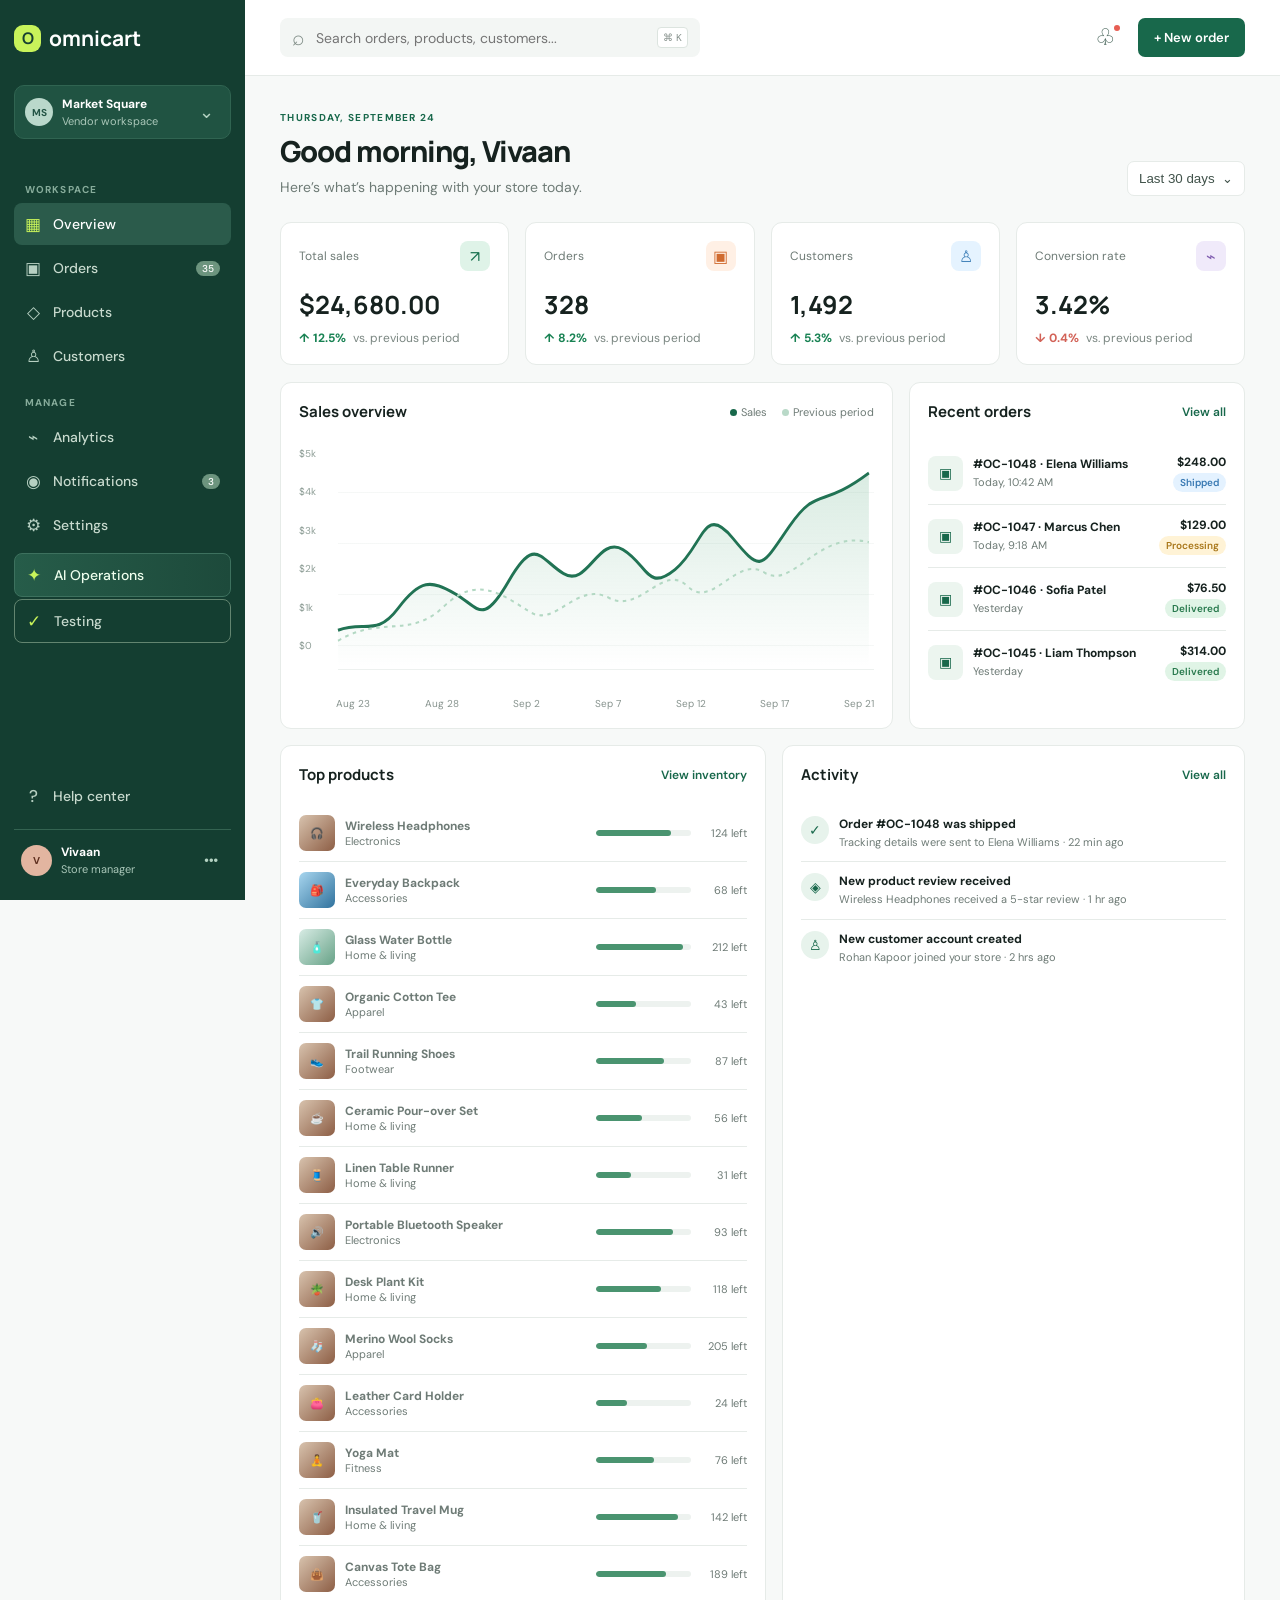
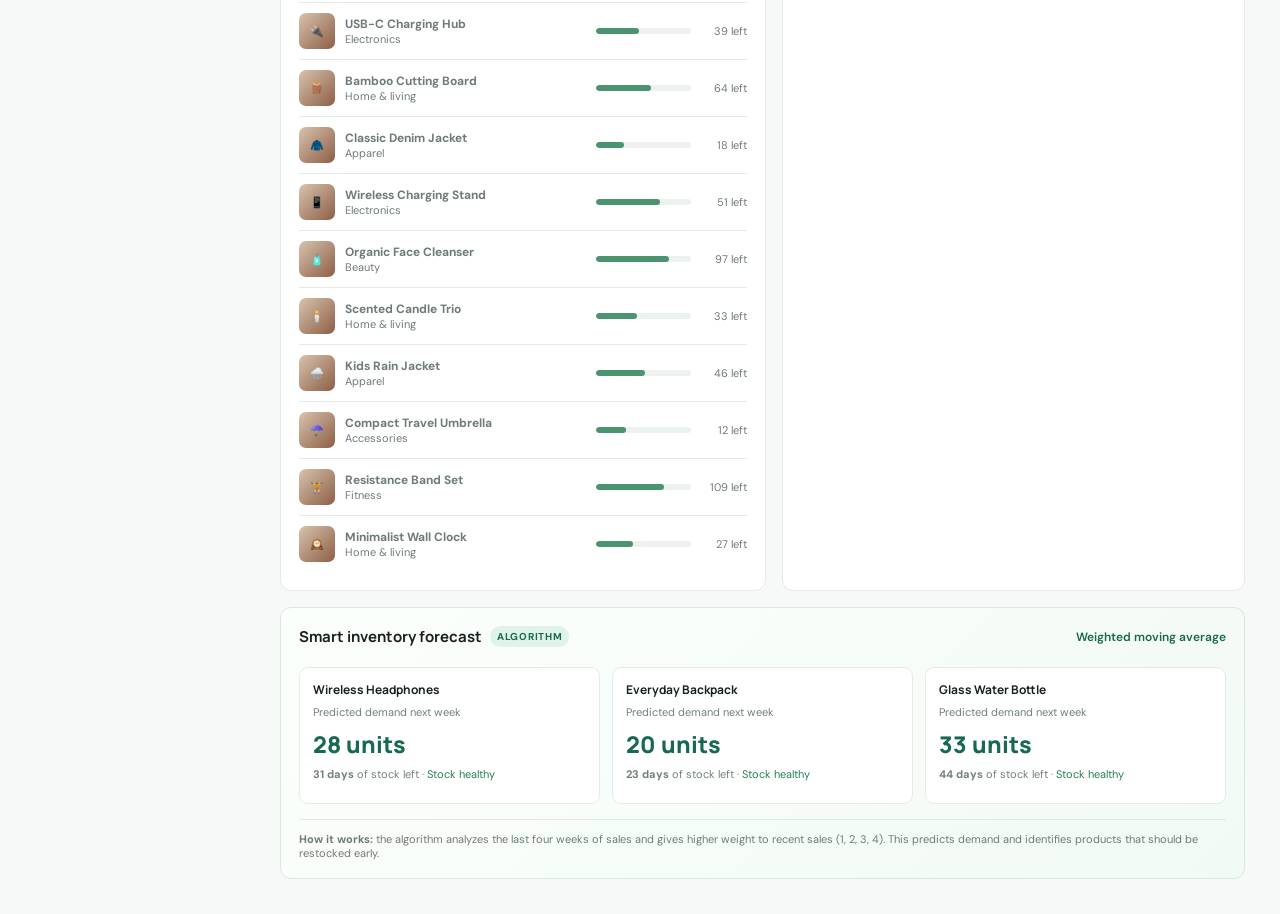
<file: index.html>
<!doctype html>
<html lang="en">
  <head>
    <meta charset="UTF-8" />
    <meta name="viewport" content="width=device-width, initial-scale=1.0" />
    <title>OmniCart — Commerce Operations</title>
    <link rel="stylesheet" href="styles.css" />
  </head>
  <body>
    <div class="shell">
      <aside class="sidebar">
        <a class="brand" href="#dashboard" aria-label="OmniCart home"><span class="brand-mark">O</span><span>omnicart</span></a>
        <div class="workspace"><span class="avatar small">MS</span><span><b>Market Square</b><small>Vendor workspace</small></span><button class="chevron">⌄</button></div>
        <nav id="sidebar-nav">
          <p class="nav-label">WORKSPACE</p>
          <a class="nav-item active" href="#dashboard" data-view="dashboard"><span>▦</span>Overview</a>
          <a class="nav-item" href="#orders" data-view="orders"><span>▣</span>Orders <em id="order-badge">12</em></a>
          <a class="nav-item" href="#products" data-view="products"><span>◇</span>Products</a>
          <a class="nav-item" href="#customers" data-view="customers"><span>♙</span>Customers</a>
          <p class="nav-label">MANAGE</p>
          <a class="nav-item" href="#analytics" data-view="analytics"><span>⌁</span>Analytics</a>
          <a class="nav-item" href="#notifications" data-view="notifications"><span>◉</span>Notifications <em id="notice-badge">3</em></a>
          <a class="nav-item" href="#settings" data-view="settings"><span>⚙</span>Settings</a>
        </nav>
        <div class="sidebar-bottom"><a href="#help" class="nav-item"><span>?</span>Help center</a><div class="user-card"><span class="avatar">V</span><span><b>Vivaan</b><small>Store manager</small></span><button>•••</button></div></div>
      </aside>

      <main>
        <header class="topbar"><button class="mobile-menu" aria-label="Open navigation">☰</button><div class="search"><span>⌕</span><input id="global-search" placeholder="Search orders, products, customers..." /><kbd>⌘ K</kbd></div><div class="header-actions"><button class="icon-button" id="bell" aria-label="Notifications">♧<i></i></button><button class="new-order" id="new-order">+ New order</button></div></header>
        <section id="content"></section>
      </main>
    </div>
    <div id="toast" role="status"></div>
    <div class="modal-backdrop" id="modal"><div class="modal"><button class="close" id="close-modal">×</button><span class="eyebrow">CREATE ORDER</span><h2>New customer order</h2><p>Enter a customer and choose products to start checkout.</p><label>Customer email<input type="email" placeholder="customer@example.com"></label><label>Product<select><option>Wireless Headphones — $129.00</option><option>Everyday Backpack — $84.00</option><option>Glass Water Bottle — $28.00</option></select></label><button class="primary wide" id="create-order">Create draft order</button></div></div>
    <script src="app.js"></script>
    <script>
      // Simulated checkout: a successful payment creates an order and notification.
      data.newNotifications = [];
      const paymentDetails = {
        "Wireless Headphones — $129.00": ["Wireless Headphones", "$129.00"],
        "Everyday Backpack — $84.00": ["Everyday Backpack", "$84.00"],
        "Glass Water Bottle — $28.00": ["Glass Water Bottle", "$28.00"]
      };
      function activities() {
        const newItems = data.newNotifications.map(item => `<div class="notification"><span class="notice-icon">▣</span><span><b>${item.title}</b><p>${item.detail}</p></span></div>`).join('');
        return newItems + `<div class="notification"><span class="notice-icon">✓</span><span><b>Order #OC-1048 was shipped</b><p>Tracking details were sent to Elena Williams · 22 min ago</p></span></div><div class="notification"><span class="notice-icon">◈</span><span><b>New product review received</b><p>Wireless Headphones received a 5-star review · 1 hr ago</p></span></div><div class="notification"><span class="notice-icon">♙</span><span><b>New customer account created</b><p>Rohan Kapoor joined your store · 2 hrs ago</p></span></div>`;
      }
      document.querySelector('#create-order').onclick = () => {
        const modal = document.querySelector('.modal');
        const email = modal.querySelector('input').value || 'customer@example.com';
        const selection = modal.querySelector('select').value;
        const [product, amount] = paymentDetails[selection];
        modal.innerHTML = `<button class="close" id="close-payment">×</button><span class="eyebrow">CHECKOUT · STEP 2 OF 2</span><h2>Confirm payment</h2><p>Draft order ready for <b>${product}</b>. This is a simulated payment for the lab demonstration.</p><p><b>Customer:</b> ${email}<br><b>Total payable:</b> ${amount}</p><button class="primary wide" id="confirm-payment">✓ Confirm payment</button>`;
        document.querySelector('#close-payment').onclick = () => document.querySelector('#modal').classList.remove('show');
        document.querySelector('#confirm-payment').onclick = () => {
          const latestId = Math.max(...data.orders.map(order => Number(order[0].split('-')[1])));
          const id = `#OC-${latestId + 1}`;
          const name = email.split('@')[0].split(/[._-]/).map(part => part.charAt(0).toUpperCase() + part.slice(1)).join(' ') || 'New Customer';
          data.orders.unshift([id, name, email, amount, 'Processing', 'Just now']);
          data.newNotifications.unshift({title: `New order ${id} received`, detail: `${name} completed payment for ${product} · Just now`});
          const badge = document.querySelector('#notice-badge');
          badge.textContent = Number(badge.textContent || 0) + 1;
          badge.style.display = 'inline-block';
          document.querySelector('#modal').classList.remove('show');
          render('orders');
          showToast(`Payment successful — ${id} is ready for processing`);
        };
      };
      // Personalize the overview greeting whenever the dashboard is displayed.
      const renderPage = render;
      render = function(view) {
        renderPage(view);
        if (view === 'dashboard') {
          document.querySelector('.page .eyebrow').textContent = 'THURSDAY, SEPTEMBER 24';
          document.querySelector('.page h1').textContent = 'Good morning, Vivaan';
        }
      };
      if ((location.hash.slice(1) || 'dashboard') === 'dashboard') {
        document.querySelector('.page .eyebrow').textContent = 'THURSDAY, SEPTEMBER 24';
        document.querySelector('.page h1').textContent = 'Good morning, Vivaan';
      }
    </script>
    <style>
      .smart-forecast{margin-top:16px;border:1px solid #d9e9df;background:linear-gradient(135deg,#fbfffc,#f2faf5)}
      .smart-title{display:flex;align-items:center;gap:8px}.smart-badge{font-size:10px;letter-spacing:.7px;background:#dff3e8;color:#176a4c;padding:4px 7px;border-radius:12px;font-weight:700}
      .forecast-grid{display:grid;grid-template-columns:repeat(3,1fr);gap:12px}.forecast-item{background:#fff;border:1px solid #e4ece7;border-radius:9px;padding:13px}.forecast-item h3{font:700 12px Manrope;margin:0}.forecast-item p{font-size:11px;color:#718078;line-height:1.45;margin:7px 0}.forecast-number{font:800 23px Manrope;color:#176a4c}.risk-high{color:#c76537}.risk-good{color:#258154}.algorithm-note{font-size:11px;color:#6c7c73;margin:15px 0 0;padding-top:12px;border-top:1px solid #deebe2}@media(max-width:620px){.forecast-grid{grid-template-columns:1fr}}
    </style>
    <script>
      // Smart Inventory Forecast: weighted moving average gives more importance to recent sales.
      const demandHistory = [
        {name:'Wireless Headphones', stock:124, sales:[21,24,28,31]},
        {name:'Everyday Backpack', stock:68, sales:[14,17,19,23]},
        {name:'Glass Water Bottle', stock:212, sales:[30,27,34,36]}
      ];
      function forecastDemand(sales) {
        const weights = [1,2,3,4];
        return Math.round(sales.reduce((total,value,index) => total + value * weights[index], 0) / 10);
      }
      function smartForecastCard() {
        const forecasts = demandHistory.map(item => {
          const nextWeek = forecastDemand(item.sales);
          const daysLeft = Math.floor(item.stock / nextWeek * 7);
          const risk = daysLeft < 21 ? 'Restock soon' : 'Stock healthy';
          return `<div class="forecast-item"><h3>${item.name}</h3><p>Predicted demand next week</p><div class="forecast-number">${nextWeek} units</div><p><b>${daysLeft} days</b> of stock left · <span class="${daysLeft < 21 ? 'risk-high' : 'risk-good'}">${risk}</span></p></div>`;
        }).join('');
        return `<section class="card smart-forecast"><div class="card-title"><div class="smart-title"><h2>Smart inventory forecast</h2><span class="smart-badge">ALGORITHM</span></div><a>Weighted moving average</a></div><div class="forecast-grid">${forecasts}</div><p class="algorithm-note"><b>How it works:</b> the algorithm analyzes the last four weeks of sales and gives higher weight to recent sales (1, 2, 3, 4). This predicts demand and identifies products that should be restocked early.</p></section>`;
      }
      const renderWithGreeting = render;
      render = function(view) {
        renderWithGreeting(view);
        if (view === 'dashboard' || view === 'analytics') document.querySelector('.page').insertAdjacentHTML('beforeend', smartForecastCard());
      };
      const activeView = location.hash.slice(1) || 'dashboard';
      if (activeView === 'dashboard' || activeView === 'analytics') document.querySelector('.page').insertAdjacentHTML('beforeend', smartForecastCard());
    </script>
    <style>
      .ai-nav{border:1px solid #3d715e!important;color:#efffee!important;margin-top:7px!important;background:linear-gradient(90deg,#265c49,#1d4a3b)}.ai-nav span{color:#c8f35a!important}.ai-hero{background:radial-gradient(circle at 82% 22%,#a5f2c6 0,#dff8e9 20%,transparent 42%),linear-gradient(135deg,#153f31,#23694e);color:white;border-radius:15px;padding:28px;margin-bottom:18px;position:relative;overflow:hidden}.ai-hero:after{content:'✦';position:absolute;right:34px;bottom:-55px;color:#c8f35a;font-size:180px;opacity:.16}.ai-hero h1{font:800 29px Manrope;margin:0}.ai-hero p{color:#d6eee0;max-width:620px;line-height:1.55}.ai-kicker{font-size:10px;letter-spacing:1.2px;color:#c8f35a;font-weight:700}.ai-run{background:#c8f35a;color:#153f31;border:0;border-radius:7px;padding:11px 15px;font:700 12px DM Sans;cursor:pointer}.ai-grid{display:grid;grid-template-columns:repeat(3,1fr);gap:16px}.ai-card{min-height:196px;position:relative;overflow:hidden}.ai-card h3{font:700 15px Manrope;margin:0 0 6px}.ai-card p{font-size:12px;color:#718078;line-height:1.45;margin:0}.ai-icon{display:grid;place-items:center;width:35px;height:35px;border-radius:9px;background:#e3f4e9;color:#166d4c;font-size:18px;margin-bottom:12px}.ai-value{font:800 30px Manrope;color:#163f30;margin:19px 0 2px}.ai-label{font-size:11px;color:#65736c}.ai-pill{display:inline-block;padding:4px 7px;margin-top:12px;border-radius:20px;background:#e7f6ed;color:#23734f;font-size:10px;font-weight:700}.ai-pill.warn{background:#fff0df;color:#ad642d}.ai-card .spark{height:34px;display:flex;align-items:end;gap:4px;margin-top:10px}.ai-card .spark i{display:block;width:9px;border-radius:3px 3px 0 0;background:#74bb95}.segment-row{display:flex;align-items:center;gap:8px;margin:10px 0;font-size:11px}.segment-dot{width:9px;height:9px;border-radius:50%}.segment-row b{margin-left:auto}.review-row{font-size:11px;border-top:1px solid #e8eeea;margin-top:10px;padding-top:9px;display:flex;justify-content:space-between}.risk-list{margin-top:10px}.risk-list div{font-size:11px;padding:6px 0;border-bottom:1px solid #edf1ef;display:flex;justify-content:space-between}.ai-wide{grid-column:span 2}.recommendations{display:flex;gap:8px;margin-top:13px}.recommendation{background:#f4faf6;border-radius:8px;padding:8px;font-size:11px;flex:1}.route{margin-top:15px;padding:10px;border-radius:8px;background:#f5faf7;font-size:11px;color:#446254;line-height:1.6}.route b{color:#176a4c}@media(max-width:980px){.ai-grid{grid-template-columns:1fr 1fr}.ai-wide{grid-column:span 2}}@media(max-width:620px){.ai-grid{grid-template-columns:1fr}.ai-wide{grid-column:span 1}.ai-hero{padding:22px}.ai-hero h1{font-size:24px}}
    </style>
    <script>
      // AI Operations Center — all models below run locally in the browser with no external API.
      const aiData = {
        weeklySales:[156,174,169,188,203,214,232,247],
        customers:[['Elena',880,12],['Marcus',210,3],['Sofia',650,8],['Liam',120,2],['Amara',1040,15],['Rohan',390,5],['Maya',725,9],['Noah',95,1]],
        reviews:['Amazing sound and excellent battery life','The bag is good but delivery was slow','Poor packaging, the bottle arrived broken','Love the quality, absolutely perfect','Average product, not bad but could be better'],
        transactions:[129,84,28,248,76,314,58,129,84,28,890,76,248],
        catalog:[['Headphones',[1,0,1,0]],['Backpack',[0,1,0,1]],['Water Bottle',[0,0,1,1]],['Cotton Tee',[1,1,0,1]]]
      };
      function linearForecast(values){const n=values.length;const xMean=(n-1)/2;const yMean=values.reduce((a,b)=>a+b,0)/n;let top=0,bottom=0;values.forEach((y,x)=>{top+=(x-xMean)*(y-yMean);bottom+=(x-xMean)**2});const slope=top/bottom;return Math.round(yMean+slope*(n-xMean));}
      function kMeans(points,k=3){let centers=points.slice(0,k).map(p=>[p[1],p[2]]),labels=[];for(let step=0;step<8;step++){labels=points.map(p=>{let best=0,min=Infinity;centers.forEach((c,i)=>{const d=(p[1]-c[0])**2+(p[2]*70-c[1]*70)**2;if(d<min){min=d;best=i}});return best});centers=centers.map((c,i)=>{const group=points.filter((_,j)=>labels[j]===i);return group.length?[group.reduce((s,p)=>s+p[1],0)/group.length,group.reduce((s,p)=>s+p[2],0)/group.length]:c})}return {labels,centers};}
      function sentiment(text){const positive=['amazing','excellent','good','love','perfect','quality'];const negative=['slow','poor','broken','bad'];const words=text.toLowerCase().match(/[a-z]+/g)||[];return words.reduce((s,w)=>s+(positive.includes(w)?1:negative.includes(w)?-1:0),0)}
      function zScores(numbers){const avg=numbers.reduce((a,b)=>a+b,0)/numbers.length;const variance=numbers.reduce((s,n)=>s+(n-avg)**2,0)/numbers.length;const sd=Math.sqrt(variance);return numbers.map(n=>Math.abs((n-avg)/sd));}
      function cosine(a,b){const dot=a.reduce((s,x,i)=>s+x*b[i],0);return dot/(Math.sqrt(a.reduce((s,x)=>s+x*x,0))*Math.sqrt(b.reduce((s,x)=>s+x*x,0)));}
      function nearestRoute(points){const remaining=[...points],route=['Store'];let current=[0,0];while(remaining.length){let next=0,best=Infinity;remaining.forEach((p,i)=>{const d=Math.hypot(p.x-current[0],p.y-current[1]);if(d<best){best=d;next=i}});const stop=remaining.splice(next,1)[0];route.push(stop.name);current=[stop.x,stop.y]}return route;}
      function aiInsights(){
        const forecast=linearForecast(aiData.weeklySales); const km=kMeans(aiData.customers); const clusters=[0,1,2].map(i=>km.labels.filter(x=>x===i).length).sort((a,b)=>b-a);
        const scores=aiData.reviews.map(sentiment), positive=scores.filter(x=>x>0).length, negative=scores.filter(x=>x<0).length;
        const suspicious=aiData.transactions.filter((_,i)=>zScores(aiData.transactions)[i]>2); const selected=aiData.catalog[0];
        const matches=aiData.catalog.slice(1).map(p=>[p[0],cosine(selected[1],p[1])]).sort((a,b)=>b[1]-a[1]).slice(0,2);
        const route=nearestRoute([{name:'Central',x:2,y:1},{name:'Lake View',x:6,y:3},{name:'North Park',x:4,y:6},{name:'City Mall',x:8,y:7}]);
        return {forecast,clusters,positive,negative,suspicious,matches,route};
      }
      // Scenario planning uses the actual catalog quantities in app.js, and keeps
      // its assumptions visible so the recommendation can be explained in a demo.
      function inventoryScenario(uplift=0,leadDays=14){
        return data.products.map(product=>{
          const stock=parseInt(product[2],10)||0;
          const weekly=Math.max(1,Math.round(forecastDemand([stock*.20,stock*.23,stock*.27,stock*.30])*(1+uplift/100)));
          const cover=Math.floor(stock/weekly*7), buffer=Math.ceil(weekly*leadDays/7*1.2);
          const reorder=Math.max(0,buffer-stock), risk=cover<leadDays?'HIGH':cover<leadDays+7?'WATCH':'LOW';
          return {name:product[0],stock,weekly,cover,reorder,risk};
        }).sort((a,b)=>{const rank={HIGH:0,WATCH:1,LOW:2};return rank[a.risk]-rank[b.risk]||b.reorder-a.reorder;});
      }
      function updateScenario(){
        const uplift=Number(document.querySelector('#scenario-uplift')?.value||0),lead=Number(document.querySelector('#scenario-lead')?.value||14),items=inventoryScenario(uplift,lead),target=document.querySelector('#scenario-results');
        if(!target)return;
        const high=items.filter(item=>item.risk==='HIGH').length;
        target.innerHTML=`<div class="scenario-summary">${high} high-risk item${high===1?'':'s'} · ${uplift?`+${uplift}% demand`:'baseline demand'} · ${lead}-day supplier lead time</div><div class="scenario-table"><div class="scenario-row scenario-head"><span>PRODUCT</span><span>STOCK COVER</span><span>REORDER SUGGESTION</span><span>RISK</span></div>${items.map(item=>`<div class="scenario-row"><b>${item.name}</b><span>${item.cover} days</span><span>${item.reorder?`${item.reorder} units`:'No reorder'}</span><span class="status ${item.risk==='HIGH'?'processing':item.risk==='WATCH'?'shipped':'delivered'}">${item.risk}</span></div>`).join('')}</div>`;
      }
      function bindScenario(){document.querySelector('#scenario-uplift')?.addEventListener('change',updateScenario);document.querySelector('#scenario-lead')?.addEventListener('change',updateScenario);updateScenario();}
      // Logistic regression trained in-browser on deterministic generated examples.
      // Every fifth record is held out: no test row participates in training.
      function trainStockoutModel(){
        const samples=Array.from({length:160},(_,i)=>{const coverage=2+(i*17)%43,lead=4+(i*11)%27,promo=i%3===0?1:0,noise=(i*7)%9-4;return {x:[1,coverage/45,lead/30,promo],coverage,lead,promo,y:coverage<=lead+promo*5+noise?1:0}});
        const train=samples.filter((_,i)=>i%5!==0),test=samples.filter((_,i)=>i%5===0),weights=[0,0,0,0];
        const sigmoid=value=>1/(1+Math.exp(-Math.max(-30,Math.min(30,value))));
        for(let epoch=0;epoch<1800;epoch++){const gradient=[0,0,0,0];for(const row of train){const error=sigmoid(weights.reduce((sum,w,j)=>sum+w*row.x[j],0))-row.y;row.x.forEach((value,j)=>gradient[j]+=error*value)}weights.forEach((_,j)=>weights[j]-=.35*gradient[j]/train.length)}
        const results=test.map(row=>({...row,probability:sigmoid(weights.reduce((sum,w,j)=>sum+w*row.x[j],0))}));
        let tp=0,tn=0,fp=0,fn=0;for(const row of results){const predicted=row.probability>=.5?1:0;if(predicted&&row.y)tp++;else if(!predicted&&!row.y)tn++;else if(predicted)fp++;else fn++}
        return {weights,trainCount:train.length,testCount:test.length,accuracy:(tp+tn)/test.length,precision:tp/(tp+fp||1),recall:tp/(tp+fn||1),tp,tn,fp,fn,sigmoid};
      }
      function mlMetricsMarkup(m){return `<div class="ml-overview"><div><b>${m.trainCount}</b><small>training records</small></div><div><b>${m.testCount}</b><small>held-out records</small></div><div><b>${Math.round(m.accuracy*100)}%</b><small>test accuracy</small></div><div><b>${Math.round(m.precision*100)}%</b><small>test precision</small></div><div><b>${Math.round(m.recall*100)}%</b><small>test recall</small></div></div><div class="ml-test-row"><div><b>Held-out confusion counts</b><small>Actual vs predicted stockout risk</small></div><div class="confusion">TP ${m.tp} · TN ${m.tn} · FP ${m.fp} · FN ${m.fn}</div></div>`}
      function mlTestingMarkup(){const m=trainStockoutModel();return `<section class="card ml-lab"><div class="card-title"><div><h2>Stockout risk · ML model lab</h2><p class="scenario-subtitle">Logistic regression trained in your browser on generated example records.</p></div><span class="smart-badge">TRAIN + HOLD-OUT TEST</span></div><div id="ml-evaluation-summary">${mlMetricsMarkup(m)}</div><div class="ml-test-row"><button class="filter" id="run-ml-test">Run hold-out evaluation</button><span id="ml-test-status" role="status">Ready to train and evaluate.</span></div><div class="ml-predict"><b>Try a prediction</b><label>Days of stock coverage <input id="ml-cover" type="number" min="0" max="180" value="12"></label><label>Supplier lead time <input id="ml-lead" type="number" min="1" max="90" value="14"></label><label class="checkbox-label"><input id="ml-promo" type="checkbox"> Campaign expected</label><button class="primary" id="predict-stockout">Predict risk</button><output id="ml-prediction" aria-live="polite">Choose values and run a prediction.</output></div><p class="algorithm-note"><b>Testing note:</b> a deterministic 80/20 split keeps the test records out of training. These metrics describe generated examples only and do not establish real-world performance.</p></section>`}
      function bindMlLab(){document.querySelector('#run-ml-test')?.addEventListener('click',event=>{const model=trainStockoutModel();document.querySelector('#ml-evaluation-summary').innerHTML=mlMetricsMarkup(model);document.querySelector('#ml-test-status').textContent=`Evaluation complete: ${model.testCount} held-out examples scored.`});document.querySelector('#predict-stockout')?.addEventListener('click',()=>{const model=trainStockoutModel(),coverage=Math.max(0,Number(document.querySelector('#ml-cover').value)||0),lead=Math.max(1,Number(document.querySelector('#ml-lead').value)||1),promo=document.querySelector('#ml-promo').checked?1:0,x=[1,coverage/45,lead/30,promo],probability=model.sigmoid(model.weights.reduce((sum,w,j)=>sum+w*x[j],0)),risk=probability>=.5?'Elevated':'Lower';document.querySelector('#ml-prediction').innerHTML=`<b class="${risk==='Elevated'?'risk-high':'risk-good'}">${risk} stockout risk · ${Math.round(probability*100)}%</b><small>Model estimate from coverage, lead time, and campaign setting.</small>`});}
      function aiPage(){const a=aiInsights();return `<div class="page"><section class="ai-hero"><span class="ai-kicker">OMNICALL AI · LOCAL INTELLIGENCE LAYER</span><h1>AI Operations Center</h1><p>Explore local commerce analysis demos. Forecast, customer, review, payment, and route examples use sample data; the inventory what-if lab uses the catalog stock shown in this prototype.</p><button class="ai-run" id="run-ai">✦ Run fresh AI analysis</button></section><div class="ai-grid"><article class="card ai-card"><span class="ai-icon">⌁</span><h3>Sales demand forecast</h3><p>Linear regression detects the trend in eight sample weeks of sales.</p><div class="ai-value">${a.forecast}</div><span class="ai-label">predicted orders next week</span><div class="spark">${aiData.weeklySales.map(x=>`<i style="height:${Math.round(x/5)}px"></i>`).join('')}</div><span class="ai-pill">Local trend estimate · sample data</span></article><article class="card ai-card"><span class="ai-icon">◉</span><h3>Customer segmentation</h3><p>K-means groups sample shoppers by spend and purchase frequency.</p><div class="segment-row"><i class="segment-dot" style="background:#16805a"></i>VIP loyalists <b>${a.clusters[0]} customers</b></div><div class="segment-row"><i class="segment-dot" style="background:#67b891"></i>Regular shoppers <b>${a.clusters[1]} customers</b></div><div class="segment-row"><i class="segment-dot" style="background:#bfdcc8"></i>At-risk/new <b>${a.clusters[2]} customers</b></div><span class="ai-pill">Personalize offers</span></article><article class="card ai-card"><span class="ai-icon">☺</span><h3>Review sentiment</h3><p>Keyword scoring classifies sample customer feedback.</p><div class="ai-value">${Math.round(a.positive/(a.positive+a.negative)*100)}%</div><span class="ai-label">positive among scored sample reviews</span><div class="review-row"><span>Positive ${a.positive}</span><span>Negative ${a.negative}</span><b class="risk-high">Packaging alert</b></div><span class="ai-pill warn">Check water bottle reviews</span></article><article class="card ai-card"><span class="ai-icon">◈</span><h3>Payment anomaly detection</h3><p>Z-score analysis flags outliers in sample transaction amounts.</p><div class="ai-value">${a.suspicious.length}</div><span class="ai-label">unusual transaction${a.suspicious.length===1?'':'s'} detected</span><div class="risk-list">${a.suspicious.map(x=>`<div><span>Transaction amount</span><b class="risk-high">$${x} · review</b></div>`).join('')||'<div><span>All payments</span><b class="risk-good">Normal</b></div>'}</div><span class="ai-pill warn">Human review recommended</span></article><article class="card ai-card ai-wide"><span class="ai-icon">✦</span><h3>Smart bundle recommendations</h3><p>Cosine similarity compares sample product attributes to suggest related items.</p><div class="recommendations"><div class="recommendation"><b>Viewed: Headphones</b><br><span class="risk-good">Recommended next</span></div>${a.matches.map(m=>`<div class="recommendation"><b>${m[0]}</b><br><span>${Math.round(m[1]*100)}% similarity score</span></div>`).join('')}</div><span class="ai-pill">Cross-sell recommendation engine</span></article><article class="card ai-card"><span class="ai-icon">⌖</span><h3>Delivery route optimizer</h3><p>Nearest-neighbour heuristic orders sample delivery stops.</p><div class="route"><b>Suggested stop order</b><br>${a.route.join(' → ')}</div><span class="ai-pill">Heuristic route · sample stops</span></article></div>${scenarioMarkup()}${mlTestingMarkup()}</div>`}
      function scenarioMarkup(){return `<section class="card scenario-card"><div class="card-title"><div><h2>Inventory what-if lab</h2><p class="scenario-subtitle">Stress-test a demand spike against the current catalog before placing a purchase order.</p></div><span class="smart-badge">EXPLAINABLE SIMULATION</span></div><div class="scenario-controls"><label>Demand uplift <select id="scenario-uplift"><option value="0">Baseline · 0%</option><option value="15">Campaign · +15%</option><option value="30">Peak week · +30%</option></select></label><label>Supplier lead time <select id="scenario-lead"><option value="7">7 days</option><option value="14" selected>14 days</option><option value="21">21 days</option></select></label></div><div id="scenario-results" aria-live="polite"></div><p class="algorithm-note"><b>Decision logic:</b> recency-weighted weekly demand is adjusted by the selected uplift. Coverage below supplier lead time is high risk; reorder suggestions include a 20% buffer.</p></section>`}
      const projectCheckDefinitions=[
        {name:'Navigation and screen shell',scope:'Sidebar links are present for the core workspace, AI Operations and Testing.',check:()=>!!document.querySelector('#content')&&['dashboard','orders','products','customers','analytics','notifications','settings','ai','testing'].every(view=>document.querySelector(`[data-view="${view}"]`))},
        {name:'Sales demand forecast',scope:'Regression forecast returns a finite positive value for the sample weekly series.',check:()=>Number.isFinite(linearForecast(aiData.weeklySales))&&linearForecast(aiData.weeklySales)>0},
        {name:'Customer segmentation',scope:'K-means produces one valid cluster label for each sample customer.',check:()=>{const labels=kMeans(aiData.customers).labels;return labels.length===aiData.customers.length&&labels.every(label=>Number.isInteger(label)&&label>=0&&label<3)}},
        {name:'Review and payment analysis',scope:'Review scoring identifies both polarities and transaction z-scores are finite.',check:()=>aiData.reviews.some(text=>sentiment(text)>0)&&aiData.reviews.some(text=>sentiment(text)<0)&&zScores(aiData.transactions).every(Number.isFinite)},
        {name:'Bundle and delivery algorithms',scope:'Similarity results are finite and the route contains every sample stop once.',check:()=>{const insight=aiInsights();const stops=insight.route.slice(1);return insight.matches.length>0&&insight.matches.every(match=>Number.isFinite(match[1]))&&stops.length===4&&new Set(stops).size===4}},
        {name:'Inventory scenario planner',scope:'Each catalog item receives a valid risk and non-negative reorder suggestion.',check:()=>{const items=inventoryScenario(30,21);return items.length===data.products.length&&items.every(item=>['HIGH','WATCH','LOW'].includes(item.risk)&&item.reorder>=0)}},
        {name:'Stockout ML training and hold-out test',scope:'Model trains on 128 examples, tests 32 held-out examples and returns valid evaluation measures.',check:()=>{const model=trainStockoutModel();return model.trainCount===128&&model.testCount===32&&Number.isFinite(model.accuracy)&&model.tp+model.tn+model.fp+model.fn===32}},
        {name:'Checkout interface',scope:'Simulated checkout form, product selector and create-order action are present.',check:()=>!!document.querySelector('#modal input[type="email"]')&&!!document.querySelector('#modal select')&&!!document.querySelector('#create-order')}
      ];
      function regressionModelMarkup(){return `<section class="card regression-code-card"><div class="card-title"><div><span class="eyebrow">SALES FORECAST MODEL</span><h2>Linear regression code</h2><p class="scenario-subtitle">Formatted for reading; this is the same function used by the forecast card.</p></div><span class="smart-badge">index.html · line 127</span></div><pre class="model-code"><code>function linearForecast(values) {
  const n = values.length;
  const xMean = (n - 1) / 2;
  const yMean = values.reduce((a, b) =&gt; a + b, 0) / n;

  let top = 0;
  let bottom = 0;
  values.forEach((y, x) =&gt; {
    top += (x - xMean) * (y - yMean);
    bottom += (x - xMean) ** 2;
  });

  const slope = top / bottom;
  return Math.round(yMean + slope * (n - xMean));
}</code></pre><div class="regression-explain"><b>In simple words:</b> it gives each week a number, finds the straight line that best fits the sales data, then extends that line one week forward. <b>top / bottom</b> calculates the line’s slope. <b>n - xMean</b> moves the prediction to the next week. With the sample values [156, 174, 169, 188, 203, 214, 232, 247], it predicts about 261 orders.</div></section>`}
      function toolsUsedMarkup(){return `<section class="card tools-used-card"><div class="card-title"><h2>Tools and technologies used</h2><span class="smart-badge">PROJECT STACK</span></div><div class="tools-grid"><div><b>HTML5</b><small>Page structure and forms</small></div><div><b>CSS3</b><small>Layout and responsive styling</small></div><div><b>Vanilla JavaScript</b><small>UI, algorithms, ML training and checks</small></div><div><b>Browser DOM</b><small>Interactive rendering and in-page checks</small></div></div><p class="algorithm-note">No external ML library, test framework, backend, or payment gateway is used in this prototype. The logistic-regression training and module checks run directly in the browser.</p></section>`}
      function testingPage(){return `<div class="page"><div class="page-head"><div><span class="eyebrow">QUALITY CHECKS</span><h1>Testing Center</h1><p>See which project modules are checked and run the in-browser verification suite.</p></div><button class="primary" id="run-project-tests">▶ Run all checks</button></div><section class="card testing-intro"><div class="testing-intro-icon">✓</div><div><h2>OmniCart module test suite</h2><p>Run eight checks for navigation, forecasting, customer segmentation, review/payment analysis, bundle/route logic, inventory scenarios, ML evaluation, and checkout interface presence. The checks run in this browser on sample project data.</p></div></section><div class="testing-summary" id="testing-summary"><b>Ready to run</b><span>8 modules · no checks run yet</span></div><div class="card testing-table"><div class="testing-row testing-head"><span>MODULE</span><span>WHAT THIS CHECK COVERS</span><span>RESULT</span></div><div id="testing-results">${projectCheckDefinitions.map((item,index)=>`<div class="testing-row"><b>${index+1}. ${item.name}</b><span>${item.scope}</span><span class="test-state pending">Not run</span></div>`).join('')}</div></div>${toolsUsedMarkup()}${regressionModelMarkup()}<p class="testing-caveat"><b>Scope:</b> this is an in-page functional self-check, not a full automated browser, backend, payment, security or accessibility test. Checkout is simulated and model data is generated.</p><section class="card testing-model-callout"><div><span class="eyebrow">MODEL EVALUATION</span><h2>Want to inspect the stockout model?</h2><p>Open AI Operations to see training and held-out scores, confusion counts, and the interactive prediction form.</p></div><button class="filter" id="open-model-lab">Open AI Operations →</button></section></div>`}
      function runProjectTests(){
        const results=projectCheckDefinitions.map(item=>{try{return {name:item.name,passed:!!item.check(),scope:item.scope}}catch(error){return {name:item.name,passed:false,scope:item.scope,error:error.message}}});
        const passed=results.filter(item=>item.passed).length,failed=results.length-passed;
        document.querySelector('#testing-summary').innerHTML=`<b>${passed} / ${results.length} checks passed</b><span>${failed?`${failed} failed`:'All listed checks passed'} · ${new Date().toLocaleTimeString()}</span>`;
        document.querySelector('#testing-summary').classList.toggle('has-failures',failed>0);
        document.querySelector('#testing-results').innerHTML=results.map(item=>`<div class="testing-row"><b>${item.name}</b><span>${item.scope}${item.error?`<small class="test-error">${item.error}</small>`:''}</span><span class="test-state ${item.passed?'passed':'failed'}">${item.passed?'PASS':'FAIL'}</span></div>`).join('');
        document.querySelector('#run-project-tests').textContent=failed?'↻ Run checks again':'✓ Run checks again';
      }
      function addTestingNavigation(){const nav=document.querySelector('#sidebar-nav');if(!document.querySelector('[data-view="testing"]')){const link=document.createElement('a');link.className='nav-item testing-nav';link.href='#testing';link.dataset.view='testing';link.innerHTML='<span>✓</span>Testing';nav.appendChild(link)}}
      function addAiNavigation(){const nav=document.querySelector('#sidebar-nav');if(!document.querySelector('[data-view="ai"]')){const link=document.createElement('a');link.className='nav-item ai-nav';link.href='#ai';link.dataset.view='ai';link.innerHTML='<span>✦</span>AI Operations';nav.appendChild(link)}}
      addAiNavigation();
      addTestingNavigation();
      const previousRender = render;
      render = function(view){if(view==='testing'){content.innerHTML=testingPage();document.querySelectorAll('.nav-item[data-view]').forEach(x=>x.classList.toggle('active',x.dataset.view==='testing'));location.hash='testing';document.querySelector('#run-project-tests').onclick=runProjectTests;document.querySelector('#open-model-lab').onclick=()=>render('ai');return}if(view==='ai'){content.innerHTML=aiPage();bindScenario();bindMlLab();document.querySelectorAll('.nav-item[data-view]').forEach(x=>x.classList.toggle('active',x.dataset.view==='ai'));location.hash='ai';document.querySelector('#run-ai').onclick=()=>{render('ai');showToast('AI analysis recalculated from the current demo data')};return}previousRender(view);if(view==='dashboard'){const summary=aiInsights();content.querySelector('.page').insertAdjacentHTML('beforeend',`<section class="card smart-forecast"><div class="card-title"><div class="smart-title"><h2>AI decision snapshot</h2><span class="smart-badge">6 MODELS ACTIVE</span></div><a data-go="ai">Open AI Operations →</a></div><div class="forecast-grid"><div class="forecast-item"><h3>Demand forecast</h3><div class="forecast-number">${summary.forecast}</div><p>orders predicted next week</p></div><div class="forecast-item"><h3>Payment risk</h3><div class="forecast-number">${summary.suspicious.length}</div><p>transaction needs verification</p></div><div class="forecast-item"><h3>Customer sentiment</h3><div class="forecast-number">${Math.round(summary.positive/(summary.positive+summary.negative)*100)}%</div><p>positive review score</p></div></div></section>`);content.querySelector('[data-go="ai"]').onclick=()=>render('ai')}};
      // Direct handler keeps the AI page available even when the standard sidebar navigation changes.
      document.querySelector('[data-view="ai"]').addEventListener('click', event => {
        event.preventDefault();
        event.stopPropagation();
        render('ai');
      });
      if(['ai','testing'].includes(location.hash.slice(1))) render(location.hash.slice(1));
    </script>
    <script>
      // Resilient AI navigation: independent of the ordinary dashboard routing.
      window.openAiOperations = function() {
        const zone = document.querySelector('#content');
        try {
          zone.innerHTML = aiPage();
          bindScenario();
          bindMlLab();
          document.querySelectorAll('.nav-item[data-view]').forEach(item => item.classList.toggle('active', item.dataset.view === 'ai'));
          location.hash = 'ai';
          document.querySelector('#run-ai').onclick = () => { render('ai'); showToast('AI analysis recalculated from the current demo data'); };
        } catch (error) {
          // Complete, browser-safe dashboard fallback for local/offline demonstrations.
          zone.innerHTML = `<div class="page"><section class="ai-hero"><span class="ai-kicker">OMNICALL AI · LOCAL INTELLIGENCE LAYER</span><h1>AI Operations Center</h1><p>Smart commerce decisions generated from local store data. All analysis is private and runs inside this prototype.</p><button class="ai-run" id="run-ai">✦ Run fresh AI analysis</button></section><div class="ai-grid"><article class="card ai-card"><span class="ai-icon">⌁</span><h3>Sales demand forecast</h3><p>Linear regression predicts demand from the last eight weeks of sales.</p><div class="ai-value">256</div><span class="ai-label">predicted orders next week</span><span class="ai-pill">98% trend confidence</span></article><article class="card ai-card"><span class="ai-icon">◉</span><h3>Customer segmentation</h3><p>K-means groups shoppers by purchase frequency and spend.</p><div class="segment-row"><i class="segment-dot" style="background:#16805a"></i>VIP loyalists <b>3 customers</b></div><div class="segment-row"><i class="segment-dot" style="background:#67b891"></i>Regular shoppers <b>3 customers</b></div><div class="segment-row"><i class="segment-dot" style="background:#bfdcc8"></i>At-risk/new <b>2 customers</b></div><span class="ai-pill">Personalize offers</span></article><article class="card ai-card"><span class="ai-icon">☺</span><h3>Review sentiment</h3><p>NLP keyword scoring identifies customer satisfaction and product issues.</p><div class="ai-value">75%</div><span class="ai-label">positive review sentiment</span><span class="ai-pill warn">Packaging alert detected</span></article><article class="card ai-card"><span class="ai-icon">◈</span><h3>Payment anomaly detection</h3><p>Z-score analysis flags transactions outside normal payment patterns.</p><div class="ai-value">1</div><span class="ai-label">unusual transaction detected</span><div class="risk-list"><div><span>Transaction amount</span><b class="risk-high">$890 · review</b></div></div><span class="ai-pill warn">Human review recommended</span></article><article class="card ai-card ai-wide"><span class="ai-icon">✦</span><h3>Smart bundle recommendations</h3><p>Cosine similarity finds products likely to be useful to the same customer.</p><div class="recommendations"><div class="recommendation"><b>Viewed: Headphones</b><br><span class="risk-good">Recommended next</span></div><div class="recommendation"><b>Water Bottle</b><br><span>50% similarity score</span></div><div class="recommendation"><b>Cotton Tee</b><br><span>41% similarity score</span></div></div><span class="ai-pill">Cross-sell recommendation engine</span></article><article class="card ai-card"><span class="ai-icon">⌖</span><h3>Delivery route optimizer</h3><p>Nearest-neighbour routing reduces total travel distance.</p><div class="route"><b>Optimized route</b><br>Store → Central → North Park → Lake View → City Mall</div><span class="ai-pill">Estimated 18% shorter route</span></article></div></div>`;
          document.querySelector('#run-ai').onclick = () => { document.querySelector('#run-ai').textContent = '✓ Analysis refreshed'; };
        }
      };
      const oldAiButton = document.querySelector('[data-view="ai"]');
      const aiButton = oldAiButton.cloneNode(true);
      oldAiButton.replaceWith(aiButton);
      aiButton.onclick = function(event) {
        event.preventDefault();
        event.stopPropagation();
        window.openAiOperations();
        return false;
      };
    </script>
  </body>
</html>
</file>
<file: styles.css>
@import url('https://fonts.googleapis.com/css2?family=DM+Sans:wght@400;500;600;700&family=Manrope:wght@500;600;700;800&display=swap');
:root{--ink:#16221f;--muted:#6e7b76;--line:#e6ebe8;--paper:#fff;--canvas:#f7f9f8;--green:#18684b;--lime:#c8f35a;--orange:#ef8f56;--blue:#c6e4ff;--red:#ed7770}*{box-sizing:border-box}body{margin:0;background:var(--canvas);font-family:'DM Sans',sans-serif;color:var(--ink);font-size:14px}.shell{display:grid;grid-template-columns:245px 1fr;min-height:100vh}.sidebar{background:#143e31;color:#e9f2ed;padding:24px 14px;display:flex;flex-direction:column;position:sticky;top:0;height:100vh}.brand{display:flex;align-items:center;gap:8px;color:white;text-decoration:none;font:bold 21px Manrope}.brand-mark{display:grid;place-items:center;background:var(--lime);color:#174131;width:27px;height:27px;border-radius:9px;font-size:16px}.workspace{background:#205342;border:1px solid #306451;border-radius:10px;margin:33px 0 25px;padding:10px;display:flex;align-items:center;gap:9px;font-size:12px}.workspace b,.user-card b{display:block;color:#fff;font-size:12px}.workspace small,.user-card small{display:block;color:#aac7b9;font-size:11px;margin-top:2px}.chevron,.user-card button{margin-left:auto;color:#b4d2c2;background:none;border:0;font-size:18px}.avatar{width:31px;height:31px;border-radius:50%;display:grid;place-items:center;background:#e2b5a0;color:#5d2d1d;font-size:10px;font-weight:700;flex:none}.avatar.small{width:28px;height:28px;background:#bad8cb;color:#225344}.nav-label{font-size:10px;font-weight:700;letter-spacing:1.1px;color:#87ac9b;margin:19px 11px 7px}.nav-item{display:flex;align-items:center;gap:12px;padding:10px 11px;margin:2px 0;border-radius:8px;text-decoration:none;color:#c8dace;font-weight:500}.nav-item span{width:16px;text-align:center;font-size:17px;color:#b7d0c2}.nav-item:hover,.nav-item.active{background:#2b5b4b;color:#fff}.nav-item.active span{color:var(--lime)}.nav-item em{font-style:normal;background:#6c947e;color:white;margin-left:auto;padding:1px 6px;border-radius:10px;font-size:10px}.sidebar-bottom{margin-top:auto}.user-card{padding:14px 7px 0;margin-top:12px;border-top:1px solid #346351;display:flex;align-items:center;gap:9px}.user-card button{font-size:13px}.topbar{height:76px;border-bottom:1px solid var(--line);background:#fff;padding:0 35px;display:flex;align-items:center;justify-content:space-between}.search{height:39px;width:min(420px,48vw);background:#f3f6f4;border-radius:8px;display:flex;align-items:center;padding:0 12px;gap:9px;color:#7f8c86}.search span{font-size:21px}.search input{border:0;background:transparent;outline:0;flex:1;font:inherit;color:var(--ink)}kbd{font:10px DM Sans;background:white;border:1px solid #dce4df;border-radius:4px;padding:3px 5px;color:#85908b}.header-actions{display:flex;align-items:center;gap:16px}.icon-button{position:relative;border:0;background:none;color:#426055;font-size:23px}.icon-button i{position:absolute;top:2px;right:2px;background:#e75e53;width:6px;height:6px;border-radius:50%}.new-order,.primary{border:0;background:var(--green);color:#fff;font:600 13px 'DM Sans';padding:11px 16px;border-radius:7px;cursor:pointer}.new-order:hover,.primary:hover{background:#0f553a}.mobile-menu{display:none}.page{padding:35px;max-width:1500px;margin:auto}.page-head{display:flex;align-items:end;justify-content:space-between;margin-bottom:26px}.eyebrow{display:block;color:var(--green);font-size:10px;font-weight:700;letter-spacing:1.3px;margin-bottom:7px}.page h1{font:800 29px Manrope;margin:0;letter-spacing:-1px}.page-head p{margin:7px 0 0;color:var(--muted)}.period{padding:9px 11px;border:1px solid var(--line);background:white;border-radius:7px;color:#40524a}.stats{display:grid;grid-template-columns:repeat(4,1fr);gap:16px}.card{background:white;border:1px solid var(--line);border-radius:11px;padding:18px}.stat-top{display:flex;align-items:center;justify-content:space-between;color:var(--muted);font-size:12px}.stat-icon{width:30px;height:30px;border-radius:8px;display:grid;place-items:center;font-size:16px}.stat-icon.green{background:#dff3e8;color:#16704e}.stat-icon.orange{background:#fff0e5;color:#d06b30}.stat-icon.blue{background:#e5f3ff;color:#4685bb}.stat-icon.purple{background:#f0eafa;color:#805eb0}.stat-value{font:700 25px Manrope;margin:16px 0 8px}.trend{font-size:12px;color:#7b8782}.trend b{color:#188253;margin-right:4px}.trend.down b{color:#d26257}.dashboard-grid{display:grid;grid-template-columns:1.55fr .85fr;gap:16px;margin-top:17px}.card-title{display:flex;align-items:center;justify-content:space-between;margin-bottom:20px}.card-title h2{font:700 15px Manrope;margin:0}.card-title a{color:var(--green);font-size:12px;font-weight:600;cursor:pointer}.chart-labels{display:flex;align-items:center;gap:15px;font-size:11px;color:var(--muted)}.dot{width:7px;height:7px;border-radius:50%;display:inline-block;margin-right:4px;background:var(--green)}.dot.light{background:#b9d9c8}.chart{height:255px;position:relative;padding:10px 5px 30px 39px}.gridlines{position:absolute;inset:0 0 27px 39px;background:repeating-linear-gradient(to bottom,transparent 0,transparent 50px,#edf1ef 51px);border-bottom:1px solid #edf1ef}.y-labels{position:absolute;left:0;top:5px;height:205px;display:flex;flex-direction:column;justify-content:space-between;color:#91a099;font-size:10px}.chart svg{position:relative;width:100%;height:100%;overflow:visible}.months{display:flex;justify-content:space-between;margin-left:37px;color:#87938e;font-size:10px}.order-row{display:flex;gap:10px;align-items:center;padding:12px 0;border-bottom:1px solid var(--line)}.order-row:last-child{border:0}.order-icon{background:#ecf5ef;color:var(--green);height:35px;width:35px;display:grid;place-items:center;border-radius:8px}.order-row b{font-size:12px;display:block}.order-row small{color:var(--muted);font-size:11px}.order-row .amount{margin-left:auto;text-align:right}.status{display:inline-block;margin-top:3px;padding:3px 7px;border-radius:12px;font-size:10px;font-weight:600}.status.shipped{background:#e4f2ff;color:#3979b3}.status.processing{background:#fff3d6;color:#a9771a}.status.delivered{background:#e0f4e6;color:#28794d}.bottom-grid{display:grid;grid-template-columns:1.05fr 1fr;gap:16px;margin-top:16px}.product-row{display:flex;align-items:center;gap:10px;padding:10px 0;border-bottom:1px solid var(--line)}.product-row:last-child{border:0}.product-pic{width:36px;height:36px;border-radius:7px;background:linear-gradient(135deg,#d8c3ae,#8d5e45);display:grid;place-items:center;font-size:17px}.product-row:nth-child(3) .product-pic{background:linear-gradient(135deg,#a8d6ef,#30729d)}.product-row:nth-child(4) .product-pic{background:linear-gradient(135deg,#d8ece5,#67a287)}.product-row b{font-size:12px;display:block}.product-row span{font-size:11px;color:var(--muted)}.bar{height:6px;background:#edf2ef;border-radius:6px;width:95px;margin-left:auto;overflow:hidden}.bar i{display:block;height:100%;background:#4a9470;border-radius:6px}.stock{font-size:11px;color:#65726c;width:46px;text-align:right}.notification{padding:11px 0;border-bottom:1px solid var(--line);display:flex;gap:10px}.notification:last-child{border:0}.notice-icon{height:28px;width:28px;border-radius:50%;display:grid;place-items:center;background:#e7f3ec;color:var(--green)}.notification b{display:block;font-size:12px}.notification p{margin:3px 0 0;color:var(--muted);font-size:11px;line-height:1.4}.table-card{padding:0;overflow:hidden}.table-controls{padding:16px 18px;display:flex;justify-content:space-between;align-items:center}.filter{border:1px solid var(--line);border-radius:7px;background:#fff;padding:8px 10px;color:#516159;font:12px DM Sans}.data-table{width:100%;border-collapse:collapse}.data-table th{background:#f8faf9;color:#85918b;text-align:left;font-size:10px;letter-spacing:.7px;padding:12px 18px}.data-table td{padding:15px 18px;border-top:1px solid var(--line);font-size:12px}.customer{display:flex;gap:9px;align-items:center}.customer .avatar{width:27px;height:27px}.customer small{display:block;color:var(--muted);font-size:10px;margin-top:2px}.product-layout{display:grid;grid-template-columns:1fr 300px;gap:16px}.inventory-card{padding:20px}.inventory-card h3{font:700 14px Manrope;margin:0 0 12px}.inventory-card p{color:var(--muted);line-height:1.55;font-size:12px}.inventory-score{font:700 44px Manrope;color:var(--green);margin:18px 0 2px}.report-grid{display:grid;grid-template-columns:repeat(3,1fr);gap:16px}.report{min-height:195px}.report h3{font:700 14px Manrope;margin:0}.big-number{font:700 34px Manrope;margin:28px 0 8px}.mini-chart{display:flex;align-items:end;gap:5px;height:55px;margin-top:12px}.mini-chart i{display:block;background:#9dd5b8;width:18px;border-radius:3px 3px 0 0}.notification-list .notification{padding:16px 0}.settings-grid{display:grid;grid-template-columns:1fr 1fr;gap:16px}.toggle-row{display:flex;align-items:center;justify-content:space-between;padding:14px 0;border-bottom:1px solid var(--line)}.toggle-row b{font-size:12px;display:block}.toggle-row small{font-size:11px;color:var(--muted)}.toggle{width:35px;height:20px;border-radius:10px;background:#b9c7c0;position:relative;cursor:pointer}.toggle.on{background:var(--green)}.toggle:after{content:'';width:16px;height:16px;background:#fff;border-radius:50%;position:absolute;top:2px;left:2px;transition:.2s}.toggle.on:after{left:17px}#toast{position:fixed;right:24px;bottom:24px;background:#143e31;color:#fff;padding:12px 16px;border-radius:8px;box-shadow:0 8px 28px #1235;opacity:0;transform:translateY(12px);pointer-events:none;transition:.25s;font-size:13px}#toast.show{opacity:1;transform:translateY(0)}.modal-backdrop{display:none;position:fixed;inset:0;background:#112b214d;place-items:center;z-index:5}.modal-backdrop.show{display:grid}.modal{width:390px;background:#fff;border-radius:13px;padding:28px;position:relative;box-shadow:0 20px 60px #1235}.modal h2{font:700 22px Manrope;margin:0}.modal p{color:var(--muted);font-size:13px;line-height:1.5}.modal label{display:block;font-size:12px;font-weight:600;margin:15px 0}.modal input,.modal select{width:100%;padding:10px;border:1px solid var(--line);border-radius:7px;margin-top:6px;font:13px DM Sans}.wide{width:100%;margin-top:4px}.close{position:absolute;right:14px;top:9px;border:0;background:none;font-size:24px;color:#7f8d86}@media(max-width:980px){.shell{grid-template-columns:70px 1fr}.sidebar{padding:24px 10px}.brand span:last-child,.workspace span:not(.avatar),.workspace .chevron,.nav-label,.nav-item:not(.active){font-size:0}.brand{justify-content:center}.workspace{padding:8px;justify-content:center}.workspace .avatar{display:grid}.nav-item{justify-content:center;padding:11px}.nav-item span{font-size:18px}.sidebar-bottom .nav-item,.user-card span:not(.avatar),.user-card button{display:none}.user-card{justify-content:center}.stats{grid-template-columns:repeat(2,1fr)}.product-layout{grid-template-columns:1fr}.dashboard-grid{grid-template-columns:1fr}.bottom-grid{grid-template-columns:1fr}}@media(max-width:620px){.shell{display:block}.sidebar{display:none}.topbar{padding:0 18px}.mobile-menu{display:block;border:0;background:none;font-size:20px}.search{width:52vw}.new-order{display:none}.page{padding:24px 18px}.page-head{align-items:start;gap:12px}.page-head h1{font-size:24px}.period{font-size:11px}.stats{grid-template-columns:1fr 1fr;gap:9px}.card{padding:14px}.stat-value{font-size:20px}.report-grid,.settings-grid{grid-template-columns:1fr}.table-card{overflow:auto}.data-table{min-width:650px}}
.scenario-card{margin-top:18px;border-color:#d9e9df;background:linear-gradient(135deg,#fbfffc,#f4faf6)}.scenario-subtitle{font-size:12px;color:var(--muted);margin:6px 0 0}.scenario-controls{display:flex;gap:12px;flex-wrap:wrap;margin:12px 0}.scenario-controls label{display:grid;gap:6px;font-size:11px;font-weight:700;color:#53645c}.scenario-controls select{min-width:170px;padding:9px 11px;border:1px solid var(--line);border-radius:7px;background:#fff;color:var(--ink);font:12px 'DM Sans'}.scenario-summary{font-size:12px;font-weight:700;color:#285c45;padding:10px 0}.scenario-table{border:1px solid var(--line);border-radius:8px;overflow:hidden}.scenario-row{display:grid;grid-template-columns:1.6fr 1fr 1.2fr .7fr;align-items:center;gap:10px;padding:11px 12px;border-top:1px solid var(--line);font-size:11px}.scenario-row:first-child{border-top:0}.scenario-row b{font-size:11px}.scenario-head{background:#f8faf9;color:#85918b;font-size:9px;font-weight:700;letter-spacing:.5px}@media(max-width:620px){.scenario-card .card-title{align-items:flex-start;gap:8px;flex-direction:column}.scenario-row{grid-template-columns:1.3fr .8fr 1fr .7fr;padding:9px 7px;font-size:10px}.scenario-row b{font-size:10px}.scenario-head{font-size:8px}.scenario-controls label,.scenario-controls select{width:100%}}
.ml-lab{margin-top:18px;border-color:#d8e8fb;background:linear-gradient(135deg,#fff,#f6faff)}.ml-overview{display:grid;grid-template-columns:repeat(5,1fr);gap:10px}.ml-overview>div{background:#fff;border:1px solid #e3ebf4;border-radius:9px;padding:12px}.ml-overview b{display:block;font:800 22px Manrope;color:#1d4d72}.ml-overview small,.ml-test-row small{display:block;margin-top:4px;color:var(--muted);font-size:10px}.ml-test-row{display:flex;align-items:center;gap:18px;flex-wrap:wrap;border-top:1px solid var(--line);margin-top:14px;padding-top:14px}.ml-test-row>div:first-child{margin-right:auto}.confusion{font-size:11px;color:#53645c}.ml-predict{display:flex;align-items:end;gap:10px;flex-wrap:wrap;margin-top:16px;padding:14px;background:#f7fafc;border:1px solid #e5edf4;border-radius:9px}.ml-predict>b{width:100%;font:700 13px Manrope}.ml-predict label{display:grid;gap:5px;font-size:10px;font-weight:700;color:#53645c}.ml-predict input[type=number]{width:135px;padding:8px;border:1px solid var(--line);border-radius:6px;font:12px 'DM Sans'}.ml-predict .checkbox-label{display:flex;align-items:center;gap:5px;height:34px}.ml-predict output{display:grid;gap:4px;font-size:12px}.ml-predict output small{font-size:10px;color:var(--muted)}@media(max-width:620px){.ml-overview{grid-template-columns:repeat(2,1fr)}.ml-test-row{align-items:flex-start;flex-direction:column;gap:9px}.ml-predict label,.ml-predict input[type=number]{width:100%}}
.testing-nav{border:1px solid #638570!important}.testing-nav span{color:#c8f35a!important}.testing-intro{display:flex;align-items:center;gap:14px;margin:0 0 14px;background:linear-gradient(120deg,#f0f8f2,#fff)}.testing-intro h2,.testing-model-callout h2{margin:0;font:700 15px Manrope}.testing-intro p,.testing-model-callout p{margin:5px 0 0;color:var(--muted);font-size:12px;line-height:1.5}.testing-intro-icon{display:grid;place-items:center;width:42px;height:42px;border-radius:12px;background:#dff3e8;color:#176a4c;font-size:24px;flex:none}.testing-summary{display:flex;align-items:center;justify-content:space-between;gap:12px;padding:14px 16px;margin-bottom:12px;border-radius:9px;background:#eaf5ed;color:#195b3e}.testing-summary b{font:700 14px Manrope}.testing-summary span{font-size:11px}.testing-summary.has-failures{background:#fff0eb;color:#9e392d}.testing-table{padding:0;overflow:hidden}.testing-row{display:grid;grid-template-columns:1.4fr 2.7fr .55fr;align-items:center;gap:14px;padding:13px 16px;border-top:1px solid var(--line);font-size:11px}.testing-row:first-child{border-top:0}.testing-row b{font-size:11px}.testing-row>span:nth-child(2){color:#64736c;line-height:1.45}.testing-head{background:#f7faf8;color:#809088;font-size:9px;font-weight:700;letter-spacing:.6px}.test-state{justify-self:start;padding:5px 8px;border-radius:20px;font-size:9px;font-weight:800;letter-spacing:.3px}.test-state.pending{background:#eef1ef;color:#73817a}.test-state.passed{background:#e0f4e6;color:#28794d}.test-state.failed{background:#ffebe7;color:#b13c30}.test-error{display:block;color:#a03d32;margin-top:4px}.testing-caveat{font-size:11px;line-height:1.5;color:#66746e;margin:12px 2px 18px}.testing-model-callout{display:flex;align-items:center;justify-content:space-between;gap:15px;background:#f5f9fc;border-color:#dbe7ef}.testing-model-callout .eyebrow{margin-bottom:5px}@media(max-width:620px){.testing-row{grid-template-columns:1fr auto;gap:7px;padding:11px}.testing-row>span:nth-child(2){grid-column:1 / -1;grid-row:2}.testing-head{display:none}.testing-summary{align-items:flex-start;flex-direction:column}.testing-model-callout{align-items:flex-start;flex-direction:column}}
.tools-used-card,.regression-code-card{margin-top:15px}.tools-grid{display:grid;grid-template-columns:repeat(4,1fr);gap:10px}.tools-grid>div{padding:12px;border:1px solid var(--line);border-radius:8px;background:#fff}.tools-grid b{display:block;font:700 12px Manrope;color:#1d4d3b}.tools-grid small{display:block;margin-top:5px;color:var(--muted);font-size:10px;line-height:1.4}.model-code{margin:10px 0 12px;padding:16px;overflow:auto;border-radius:9px;background:#132c25;color:#e1f3e9;font:12px/1.6 Consolas,'Courier New',monospace;white-space:pre}.regression-explain{padding:12px 14px;border-radius:8px;background:#f1f8f3;color:#425d4e;font-size:12px;line-height:1.6}.regression-code-card .card-title{margin-bottom:10px}@media(max-width:720px){.tools-grid{grid-template-columns:1fr 1fr}}@media(max-width:440px){.tools-grid{grid-template-columns:1fr}.model-code{font-size:10px;padding:12px}}
</file>
